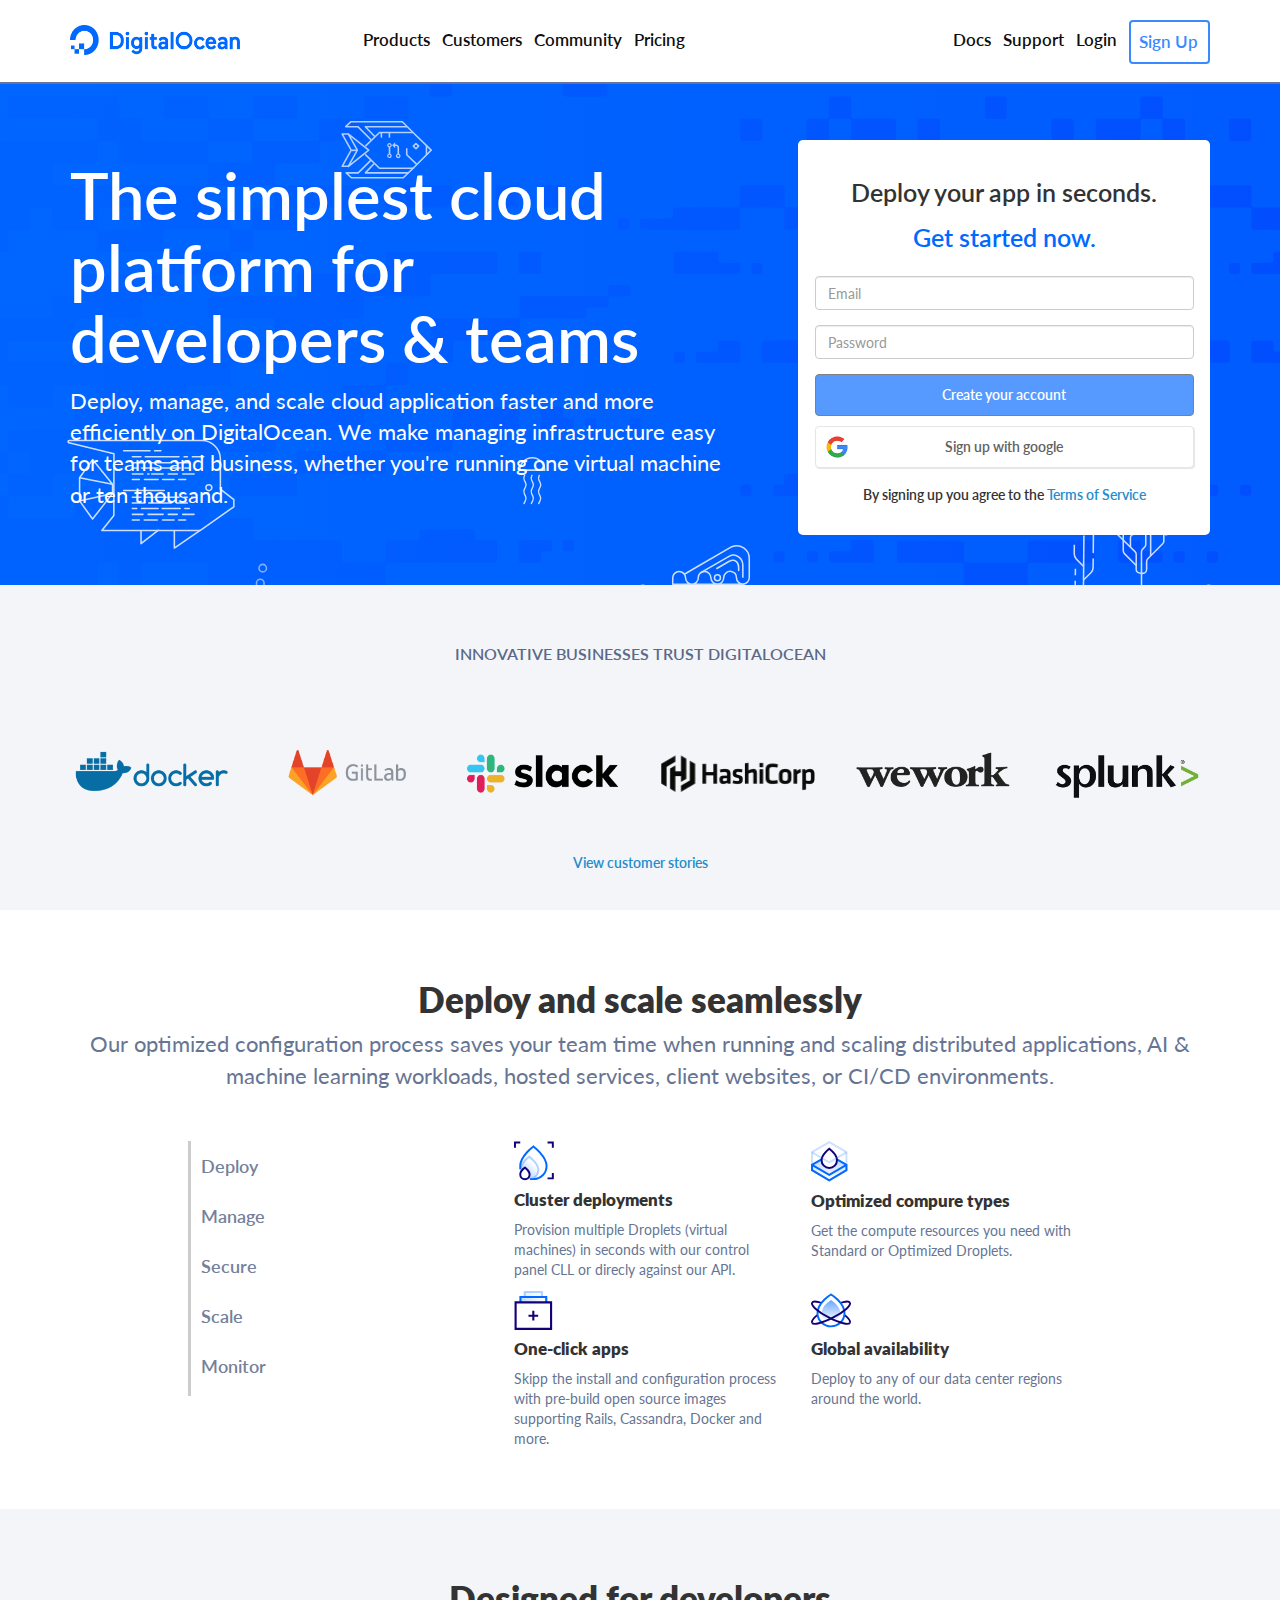
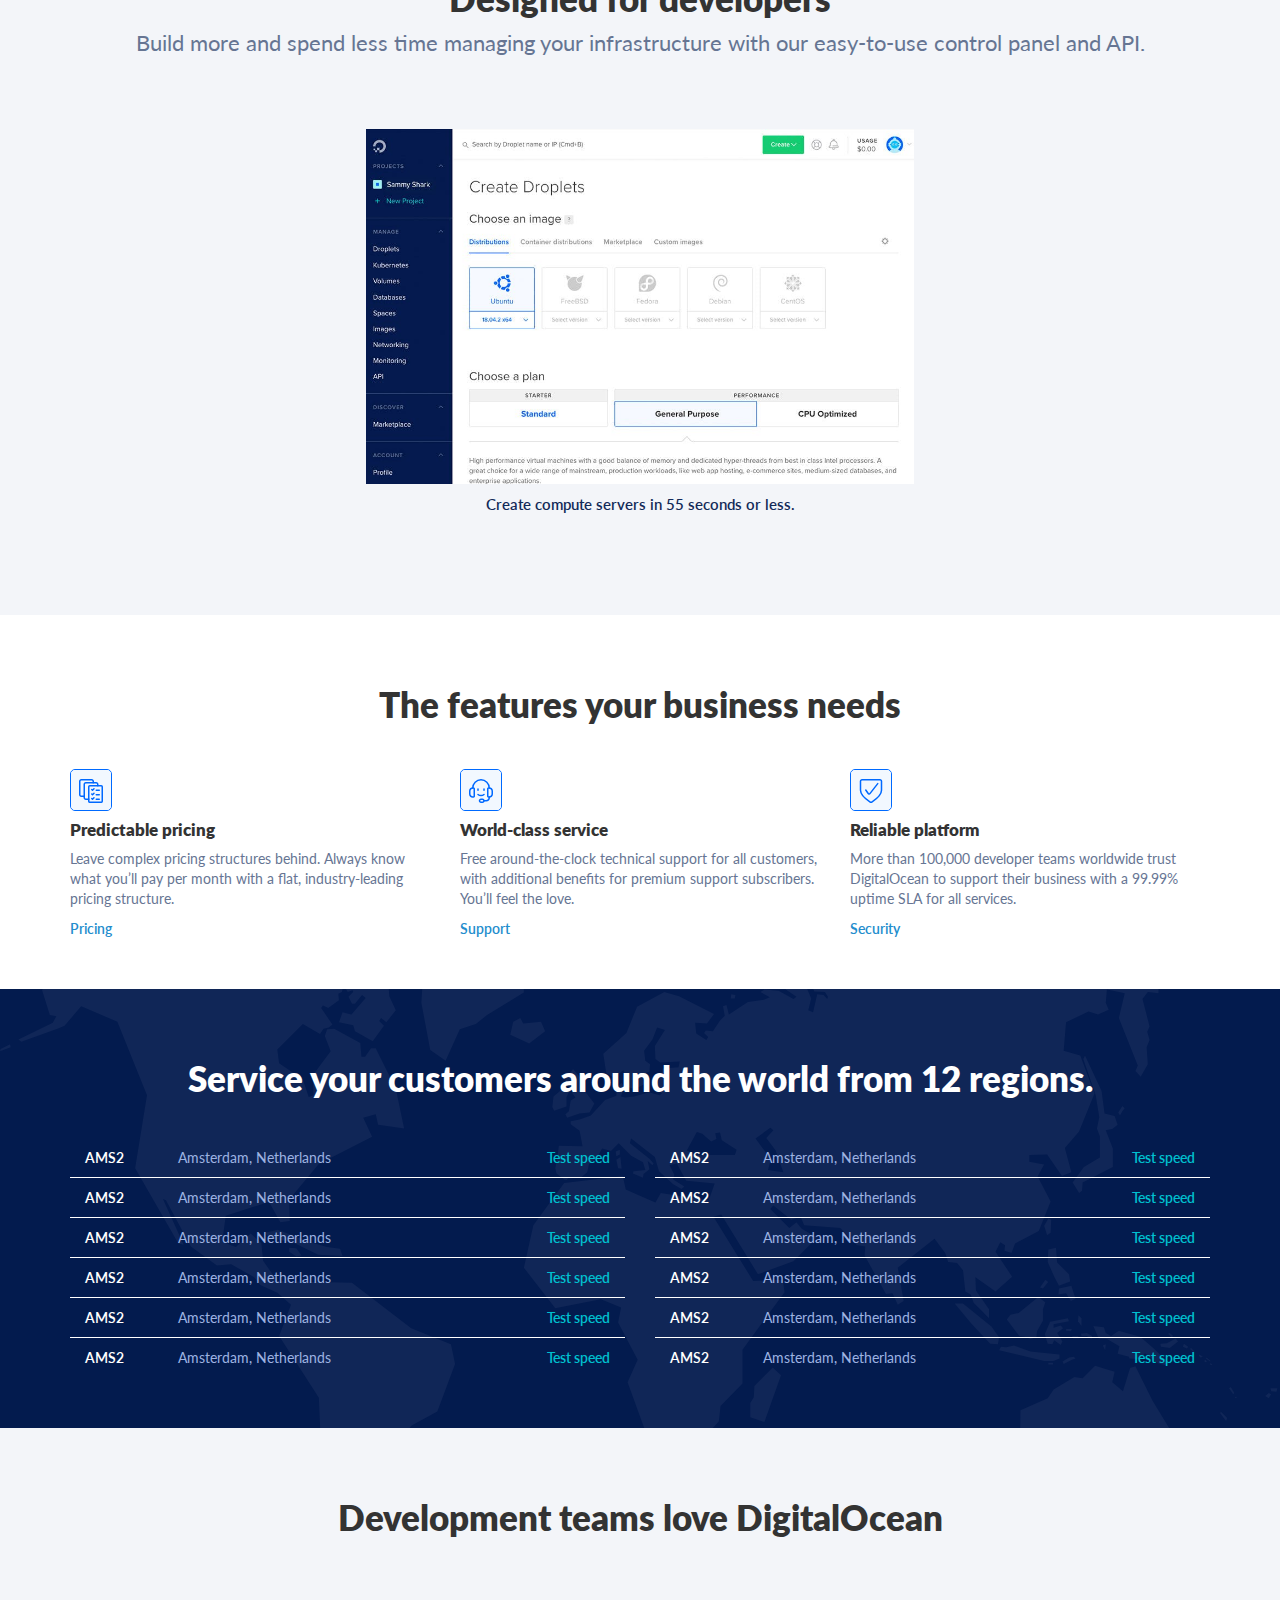
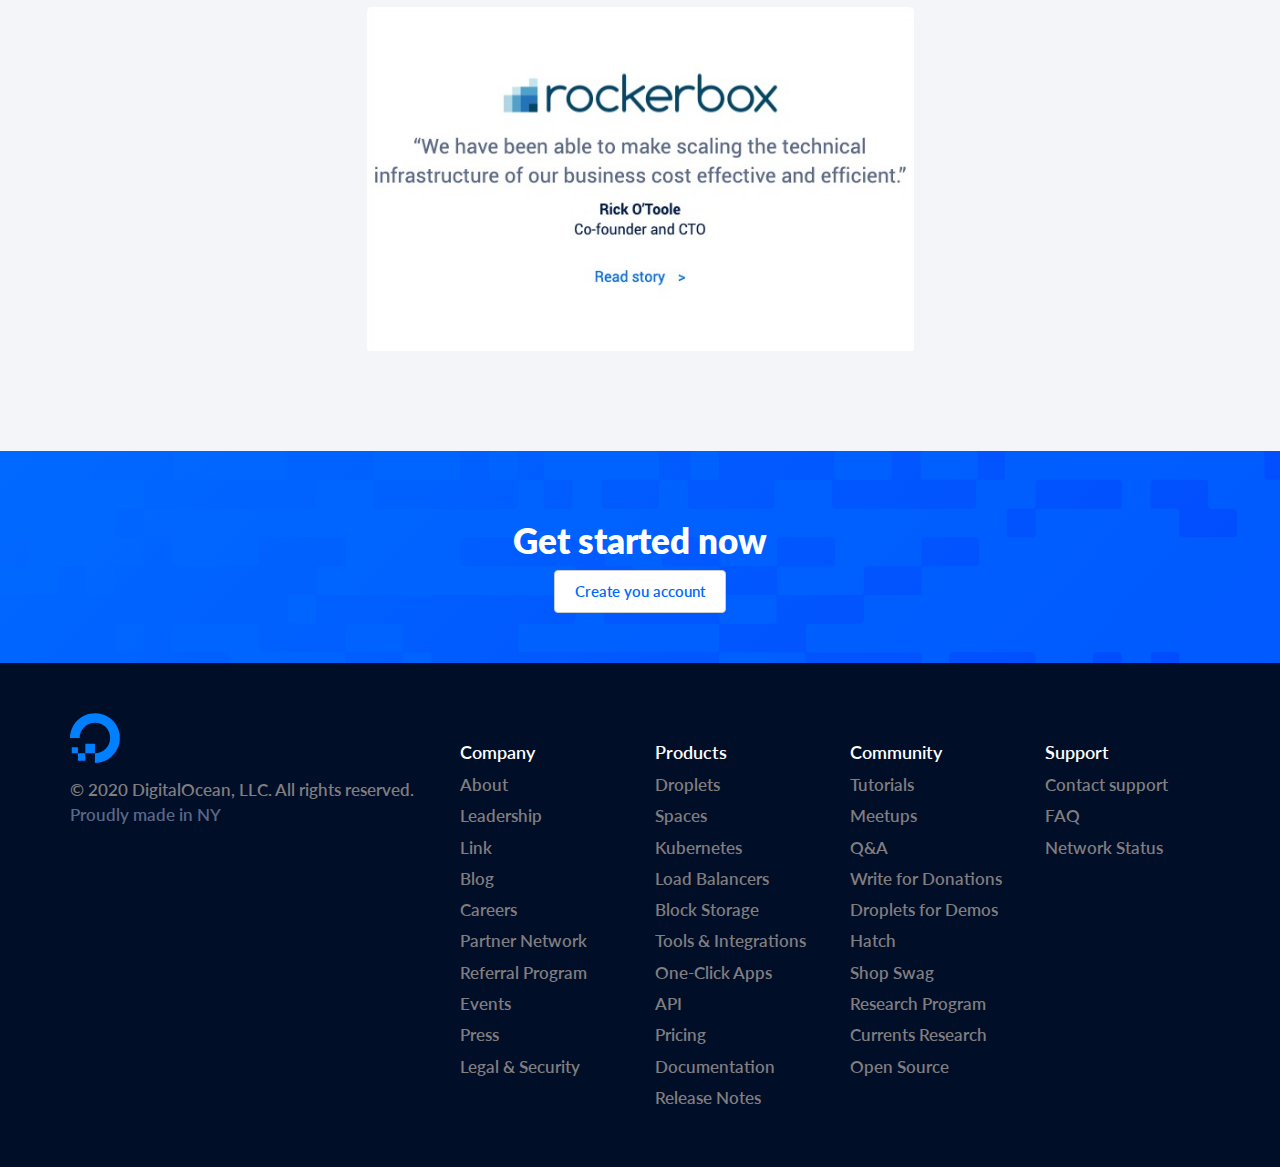
<file: index.html>
<!DOCTYPE html>
<html lang="it" dir="ltr">
  <head>
    <meta charset="utf-8">
    <title>DigitalOcean</title>
    <meta name="viewport" content="width-device-width, initial-scale=1.0">
    <!-- Gfonts -->
    <link href="https://fonts.googleapis.com/css2?family=Lato:wght@100;300;400;700;900&display=swap" rel="stylesheet">
    <link href="https://fonts.googleapis.com/css2?family=Montserrat:wght@400;500;600;700;800;900&display=swap" rel="stylesheet">
    <!-- fontawesome -->
    <link rel="stylesheet" href="https://cdnjs.cloudflare.com/ajax/libs/font-awesome/5.15.1/css/all.css" integrity="sha512-f73UKwzP1Oia45eqHpHwzJtFLpvULbhVpEJfaWczo/ZCV5NWSnK4vLDnjTaMps28ocZ05RbI83k2RlQH92zy7A==" crossorigin="anonymous" />
    <!-- bootstrapCDN -->
    <link rel="stylesheet" href="https://stackpath.bootstrapcdn.com/bootstrap/3.4.1/css/bootstrap.min.css" integrity="sha384-HSMxcRTRxnN+Bdg0JdbxYKrThecOKuH5zCYotlSAcp1+c8xmyTe9GYg1l9a69psu" crossorigin="anonymous">
    <!-- ms_CSS -->
    <link rel="stylesheet" href="css/style.css">
  </head>
  <body>

    <header>
      <!-- header_top -->
      <nav id="ms_fixed_top">
        <div class="container">
          <div class="row">
            <div class="col-xs-9 col-lg-3">
              <div class="ms_fixed_top_left">
                <a href="#">
                  <img src="img/top-logo.png" alt="DigitalOceanLogo">
                </a>
              </div>
            </div>
            <div class="col-lg-5 visible-lg-inline-block">
              <div class="ms_fixed_top_middle">
                <div class="ms_fixed_top_nesting">
                  <ul class="nav nav-pills">
                    <li role="presentation" class="dropdown">
                      <a class="dropdown-toggle" data-toggle="dropdown" href="#" role="button" aria-haspopup="true" aria-expanded="false">
                        Products
                        <i class="fas fa-angle-down"></i>
                      </a>
                    </li>
                    <li role="presentation">
                      <a href="#">Customers</a>
                    </li>
                    <li role="presentation" class="dropdown">
                      <a class="dropdown-toggle" data-toggle="dropdown" href="#" role="button" aria-haspopup="true" aria-expanded="false">
                        Community
                        <i class="fas fa-angle-down"></i>
                      </a>
                    </li>
                    <li role="presentation">
                      <a href="#">Pricing</a>
                    </li>
                  </ul>
                </div>
              </div>
            </div>
            <div class="col-xs-3 col-lg-4">
              <div class="ms_fixed_top_right">
                <div class="ms_fixed_top_nesting">
                  <ul class="nav nav-pills visible-lg-inline">
                    <li role="presentation">
                      <a href="#">Docs</a>
                    </li>
                    <li role="presentation" class="dropdown">
                      <a class="dropdown-toggle" data-toggle="dropdown" href="#" role="button" aria-haspopup="true" aria-expanded="false">
                        Support
                        <i class="fas fa-angle-down"></i>
                      </a>
                    </li>
                    <li role="presentation">
                      <a href="#">Login</a>
                    </li>
                    <li role="presentation">
                      <a class="ms_top_button" href="#">Sign Up</a>
                    </li>
                  </ul>
                  <div class="ms_hamburger text-right hidden-lg">
                    <span class="glyphicon glyphicon-menu-hamburger" aria-hidden="true"></span>
                  </div>
                </div>
              </div>
            </div>
          </div>
        </div>
      </nav>
      <!-- /header_top -->

      <!-- jumbotron -->
      <section id="ms_jumbotron">
        <div class="container">
          <div class="row">
            <div class="col-sx-12 col-md-7">
              <h1>The simplest cloud platform for developers & teams</h1>
              <p>Deploy, manage, and scale cloud application faster and more efficiently on DigitalOcean. We make managing infrastructure easy for teams and business, whether you're running one virtual machine or ten thousand.</p>
            </div>
            <div class="col-sx-12 col-md-5">
              <div class="ms_deploy_contact text-center">
                <h2>Deploy your app in seconds.<br><span>Get started now.</span></h2>
                <div class="ms_jumbotron_form">
                  <form>
                    <div class="form-group">
                      <input type="email" class="form-control"  placeholder="Email">
                    </div>
                    <div class="form-group">
                      <input type="password" class="form-control" placeholder="Password">
                    </div>
                    <button type="submit" class="btn ms_btn_form ms_btn_blue">Create your account</button>
                    <div class="ms_google_sign">
                      <a href=""><img src="img/google.png" alt=""></a>
                      <button type="submit" class="btn ms_btn_form ms_btn_google">Sign up with google</button>
                    </div>
                  </form>
                </div>
                <span>By signing up you agree to the <a href="#">Terms of Service</a></span>
              </div>
            </div>
          </div>
        </div>
      </section>
      <!-- /jumbotron -->

      <!-- ms_header_bottom -->
      <section id="ms_header_bottom">
        <div class="container text-center">
          <h4>INNOVATIVE BUSINESSES TRUST DIGITALOCEAN</h4>
          <div class="row">
            <div class="ms_partner col-xs-6 col-sm-2">
              <a href=""><img src="img/partner1.svg" alt="docker"></a>
            </div>
            <div class="ms_partner col-xs-6 col-sm-2">
              <a href=""><img src="img/partner2.svg" alt="GitLab"></a>
            </div>
            <div class="ms_partner col-xs-6 col-sm-2">
              <a href=""><img src="img/partner3.svg" alt="slack"></a>
            </div>
            <div class="ms_partner col-xs-6 col-sm-2">
              <a href=""><img src="img/partner4.svg" alt="HashiCorp"></a>
            </div>
            <div class="ms_partner col-xs-6 col-sm-2">
              <a href=""><img src="img/partner5.svg" alt="wework"></a>
            </div>
            <div class="ms_partner col-xs-6 col-sm-2">
              <a href=""><img src="img/partner6.svg" alt="splunk"></a>
            </div>
          </div>
          <span><a href="">View customer stories <i class="fas fa-angle-right"></i></a></span>
        </div>
      </section>
      <!-- /ms_header_bottom -->
    </header>

    <main>
      <!-- ms_deploy_main -->
      <section id="ms_deploy_main">
        <div class="container text-center">
          <h2>Deploy and scale seamlessly</h2>
          <p>Our optimized configuration process saves your team time when running and scaling distributed applications, AI & machine learning workloads, hosted services, client websites, or CI/CD environments.</p>
          <div class="container ms_wrapper80">
            <div class="row">
              <div class="col-xs-12 col-sm-4">
                <div class="ms_deploy_list text-left">
                  <ul>
                    <li>Deploy</li>
                    <li>Manage</li>
                    <li>Secure</li>
                    <li>Scale</li>
                    <li>Monitor</li>
                  </ul>
                </div>
              </div>
              <div class="col-xs-12 col-sm-8">
                <div class="container-fluid text-left">
                  <div class="row">
                    <div class="col-xs-12 col-sm-6">
                      <img src="img/deploy-icon1.svg" alt="Cluster-icon">
                      <h4>Cluster deployments</h4>
                      <p>Provision multiple Droplets (virtual machines) in seconds with our control panel CLL or direcly against our API.</p>
                    </div>
                    <div class="col-xs-12 col-sm-6">
                      <img src="img/deploy-icon2.svg" alt="Optimized-icon">
                      <h4>Optimized compure types</h4>
                      <p>Get the compute resources you need with Standard or Optimized Droplets.</p>
                    </div>
                  </div>
                  <div class="row">
                    <div class="col-xs-12 col-sm-6">
                      <img src="img/deploy-icon3.svg" alt="One-Click-icon">
                      <h4>One-click apps</h4>
                      <p>Skipp the install and configuration process with pre-build open source images supporting Rails, Cassandra, Docker and more.</p>
                    </div>
                    <div class="col-xs-12 col-sm-6">
                      <img src="img/deploy-icon4.svg" alt="Global-icon">
                      <h4>Global availability</h4>
                      <p>Deploy to any of our data center regions around the world.</p>
                    </div>
                  </div>
                </div>
              </div>
            </div>
          </div>
        </div>
      </section>
      <!-- /ms_deploy_main -->

      <!-- ms_designed_main -->
      <section class="ms_designed_main">
        <div class="container text-center">
          <h2>Designed for developers</h2>
          <p>Build more and spend less time managing your infrastructure with our easy-to-use control panel and API.</p>
          <div class="ms_wrapper70">
            <a href=""><i class="ms_angle_left fas fa-angle-left"></i></a>
            <img src="img/designed_for_developers.jpg" alt="Gallery">
            <a href=""><i class="ms_angle_right fas fa-angle-right"></i></a>
            <p>Create compute servers in 55 seconds or less.</p>
            <div class="ms_circles">
              <a href=""><i class="fas fa-circle"></i></a>
              <a href=""><i class="far fa-circle"></i></a>
              <a href=""><i class="far fa-circle"></i></a>
              <a href=""><i class="far fa-circle"></i></a>
            </div>
          </div>
        </div>
      </section>
      <!-- /ms_designed_main -->

      <!-- ms_features_main -->
      <section id="ms_features_main">
        <div class="container text-center">
          <h2>The features your business needs</h2>
          <div class="row text-left">
            <div class="col-xs-12 col-sm-4">
              <img src="img/features1.svg" alt="predictable-icon">
              <h4>Predictable pricing</h4>
              <p>Leave complex pricing structures behind. Always know what you’ll pay per month with a flat, industry-leading pricing structure.</p>
              <span><a href="">Pricing   <i class="fas fa-angle-right"></i></a></span>
            </div>
            <div class="col-xs-12 col-sm-4">
              <img src="img/features2.svg" alt="world-class-icon">
              <h4>World-class service</h4>
              <p>Free around-the-clock technical support for all customers, with additional benefits for premium support subscribers. You’ll feel the love.</p>
              <span><a href="">Support   <i class="fas fa-angle-right"></i></a></span>
            </div>
            <div class="col-xs-12 col-sm-4">
              <img src="img/features3.svg" alt="reliable-icon">
              <h4>Reliable platform</h4>
              <p>More than 100,000 developer teams worldwide trust DigitalOcean to support their business with a 99.99% uptime SLA for all services.</p>
              <span><a href="">Security   <i class="fas fa-angle-right"></i></a></span>
            </div>
          </div>
        </div>
      </section>
      <!-- /ms_features_main -->

      <!-- ms_service_main -->
      <section id="ms_service_main">
        <div class="container text-center">
          <h2>Service your customers around the world from 12 regions.</h2>
          <div class="row text-left">
            <div class="ms_padding_service col-xs-12 col-lg-6">
              <div class="container-fluid">
                <div class="row">
                  <div class="col-xs-2">
                    <span class="ms_sx">AMS2</span>
                  </div>
                  <div class="col-xs-7">
                    <span class="ms_md">Amsterdam, Netherlands</span>
                  </div>
                  <div class="col-xs-3">
                    <span><a href="">Test speed   <i class="fas fa-angle-right"></i></a></span>
                  </div>
                </div>
                <div class="row">
                  <div class="col-xs-2">
                    <span class="ms_sx">AMS2</span>
                  </div>
                  <div class="col-xs-7">
                    <span class="ms_md">Amsterdam, Netherlands</span>
                  </div>
                  <div class="col-xs-3">
                    <span><a href="">Test speed   <i class="fas fa-angle-right"></i></a></span>
                  </div>
                </div>
                <div class="row">
                  <div class="col-xs-2">
                    <span class="ms_sx">AMS2</span>
                  </div>
                  <div class="col-xs-7">
                    <span class="ms_md">Amsterdam, Netherlands</span>
                  </div>
                  <div class="col-xs-3">
                    <span><a href="">Test speed   <i class="fas fa-angle-right"></i></a></span>
                  </div>
                </div>
                <div class="row">
                  <div class="col-xs-2">
                    <span class="ms_sx">AMS2</span>
                  </div>
                  <div class="col-xs-7">
                    <span class="ms_md">Amsterdam, Netherlands</span>
                  </div>
                  <div class="col-xs-3">
                    <span><a href="">Test speed   <i class="fas fa-angle-right"></i></a></span>
                  </div>
                </div>
                <div class="row">
                  <div class="col-xs-2">
                    <span class="ms_sx">AMS2</span>
                  </div>
                  <div class="col-xs-7">
                    <span class="ms_md">Amsterdam, Netherlands</span>
                  </div>
                  <div class="col-xs-3">
                    <span><a href="">Test speed   <i class="fas fa-angle-right"></i></a></span>
                  </div>
                </div>
                <div class="row">
                  <div class="ms_bottom_none col-xs-2">
                    <span class="ms_sx">AMS2</span>
                  </div>
                  <div class="ms_bottom_none col-xs-7">
                    <span class="ms_md">Amsterdam, Netherlands</span>
                  </div>
                  <div class="ms_bottom_none col-xs-3">
                    <span><a href="">Test speed   <i class="fas fa-angle-right"></i></a></span>
                  </div>
                </div>
              </div>
            </div>
            <div class="ms_padding_service col-xs-12 col-lg-6">
              <div class="container-fluid">
                <div class="row">
                  <div class="col-xs-2">
                    <span class="ms_sx">AMS2</span>
                  </div>
                  <div class="col-xs-7">
                    <span class="ms_md">Amsterdam, Netherlands</span>
                  </div>
                  <div class="col-xs-3">
                    <span><a href="">Test speed   <i class="fas fa-angle-right"></i></a></span>
                  </div>
                </div>
                <div class="row">
                  <div class="col-xs-2">
                    <span class="ms_sx">AMS2</span>
                  </div>
                  <div class="col-xs-7">
                    <span class="ms_md">Amsterdam, Netherlands</span>
                  </div>
                  <div class="col-xs-3">
                    <span><a href="">Test speed   <i class="fas fa-angle-right"></i></a></span>
                  </div>
                </div>
                <div class="row">
                  <div class="col-xs-2">
                    <span class="ms_sx">AMS2</span>
                  </div>
                  <div class="col-xs-7">
                    <span class="ms_md">Amsterdam, Netherlands</span>
                  </div>
                  <div class="col-xs-3">
                    <span><a href="">Test speed   <i class="fas fa-angle-right"></i></a></span>
                  </div>
                </div>
                <div class="row">
                  <div class="col-xs-2">
                    <span class="ms_sx">AMS2</span>
                  </div>
                  <div class="col-xs-7">
                    <span class="ms_md">Amsterdam, Netherlands</span>
                  </div>
                  <div class="col-xs-3">
                    <span><a href="">Test speed   <i class="fas fa-angle-right"></i></a></span>
                  </div>
                </div>
                <div class="row">
                  <div class="col-xs-2">
                    <span class="ms_sx">AMS2</span>
                  </div>
                  <div class="col-xs-7">
                    <span class="ms_md">Amsterdam, Netherlands</span>
                  </div>
                  <div class="col-xs-3">
                    <span><a href="">Test speed   <i class="fas fa-angle-right"></i></a></span>
                  </div>
                </div>
                <div class="row">
                  <div class="ms_bottom_none col-xs-2">
                    <span class="ms_sx">AMS2</span>
                  </div>
                  <div class="ms_bottom_none col-xs-7">
                    <span class="ms_md">Amsterdam, Netherlands</span>
                  </div>
                  <div class="ms_bottom_none col-xs-3">
                    <span><a href="">Test speed   <i class="fas fa-angle-right"></i></a></span>
                  </div>
                </div>
              </div>
            </div>
          </div>
        </div>
      </section>
      <!-- /ms_service_main -->

      <!-- ms_development_main -->
      <section class="ms_designed_main">
        <div class="container text-center">
          <h2>Development teams love DigitalOcean</h2>
          <div class="ms_wrapper70">
            <a href=""><i class="ms_angle_left fas fa-angle-left"></i></a>
            <img src="img/rockerbox.jpeg" alt="Gallery">
            <a href=""><i class="ms_angle_right fas fa-angle-right"></i></a>
            <div class="ms_circles">
              <a href=""><i class="fas fa-circle"></i></a>
              <a href=""><i class="far fa-circle"></i></a>
              <a href=""><i class="far fa-circle"></i></a>
            </div>
          </div>
        </div>
      </section>
      <!-- /ms_development_main -->

      <!-- ms_get_started_main -->
      <section id="ms_get_started_main">
        <div class="container text-center">
          <h2>Get started now</h2>
          <div class="btn-group" role="group" aria-label="...">
            <button type="button" class="ms_btn_create btn btn-default">Create you account</button>
          </div>
        </div>
      </section>
      <!-- /ms_get_started_main -->
    </main>

    <footer>
      <div class="container">
        <div class="row">
          <div class="col-xs-12 col-lg-4">
            <img src="img/footer-logo.svg" alt="">
            <span>© 2020 DigitalOcean, LLC. All rights reserved.</span>
            <span>Proudly made in NY</span>
            <ul>
              <li>
                <div class="ms_footer_social">
                  <a href=""><i class="fab fa-twitter"></i></a>
                </div>
              </li>
              <li>
                <div class="ms_footer_social">
                  <a href=""><i class="fab fa-facebook-square"></i></a>
                </div>
              </li>
              <li>
                <div class="ms_footer_social">
                  <a href=""><i class="fab fa-instagram"></i></a>
                </div>
              </li>
              <li>
                <div class="ms_footer_social">
                  <a href=""><i class="fab fa-youtube"></i></a>
                </div>
              </li>
              <li>
                <div class="ms_footer_social">
                  <a href=""><i class="fab fa-linkedin"></i></a>
                </div>
              </li>
            </ul>
          </div>
          <div class="col-xs-12 col-sm-6 col-lg-2">
            <h4>Company</h4>
            <span><a href="">About</a></span>
            <span><a href="">Leadership</a></span>
            <span><a href="">Link</a></span>
            <span><a href="">Blog</a></span>
            <span><a href="">Careers</a></span>
            <span><a href="">Partner Network</a></span>
            <span><a href="">Referral Program</a></span>
            <span><a href="">Events</a></span>
            <span><a href="">Press</a></span>
            <span><a href="">Legal & Security</a></span>
          </div>
          <div class="col-xs-12 col-sm-6 col-lg-2">
            <h4>Products</h4>
            <span><a href="">Droplets</a></span>
            <span><a href="">Spaces</a></span>
            <span><a href="">Kubernetes</a></span>
            <span><a href="">Load Balancers</a></span>
            <span><a href="">Block Storage</a></span>
            <span><a href="">Tools & Integrations</a></span>
            <span><a href="">One-Click Apps</a></span>
            <span><a href="">API</a></span>
            <span><a href="">Pricing</a></span>
            <span><a href="">Documentation</a></span>
            <span><a href="">Release Notes</a></span>
          </div>
          <div class="col-xs-12 col-sm-6 col-lg-2">
            <h4>Community</h4>
            <span><a href="">Tutorials</a></span>
            <span><a href="">Meetups</a></span>
            <span><a href="">Q&A</a></span>
            <span><a href="">Write for Donations</a></span>
            <span><a href="">Droplets for Demos</a></span>
            <span><a href="">Hatch</a></span>
            <span><a href="">Shop Swag</a></span>
            <span><a href="">Research Program</a></span>
            <span><a href="">Currents Research</a></span>
            <span><a href="">Open Source</a></span>
          </div>
          <div class="col-xs-12 col-sm-6 col-lg-2">
            <h4>Support</h4>
            <span><a href="">Contact support</a></span>
            <span><a href="">FAQ</a></span>
            <span><a href="">Network Status</a></span>
          </div>
        </div>
      </div>


    </footer>

  </body>
</html>
</file>
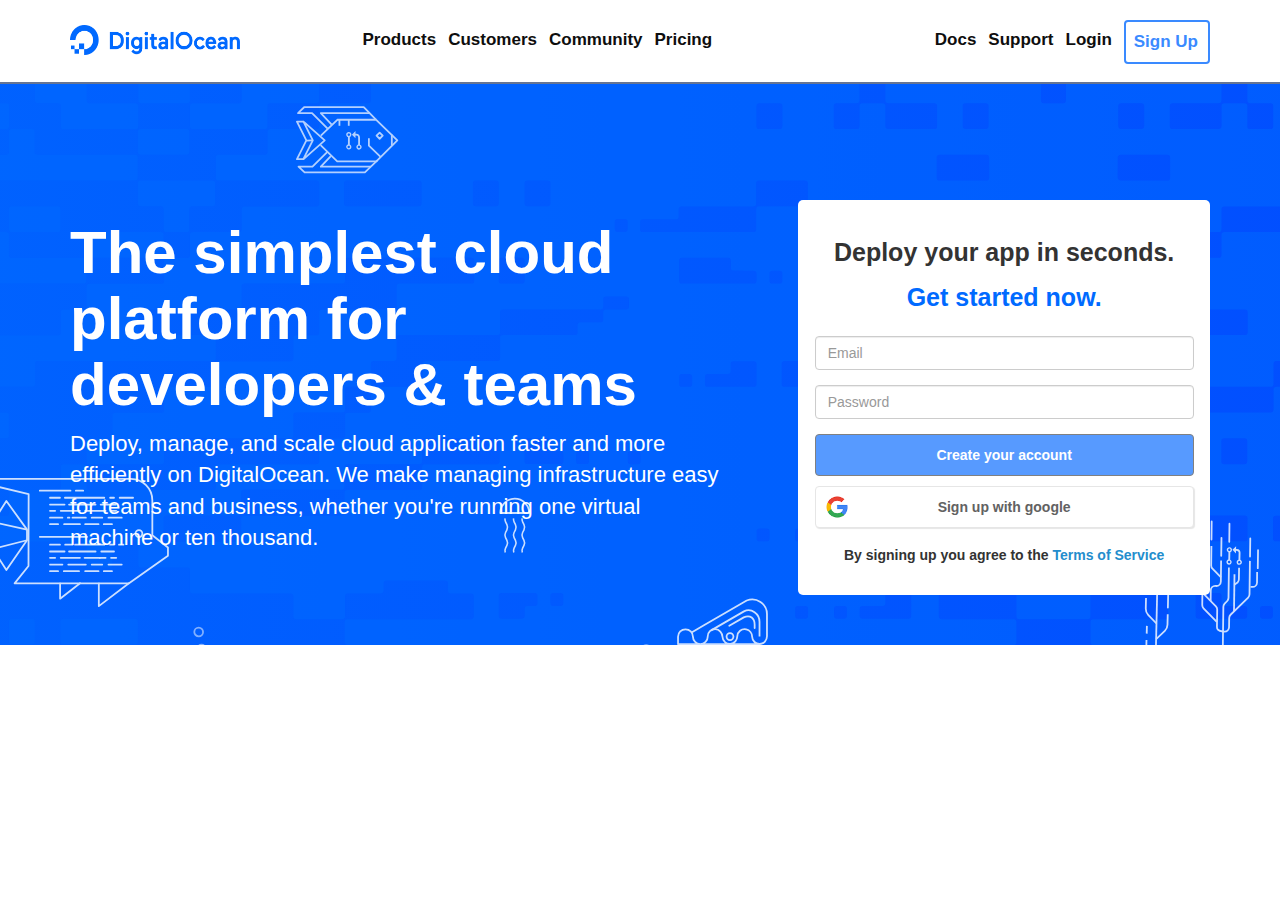
<file: prove-index.html>
<!DOCTYPE html>
<html lang="it" dir="ltr">
  <head>
    <meta charset="utf-8">
    <title>Prove ocean</title>
    <meta name="viewport" content="width-device-width, initial-scale=1.0">
    <!-- Gfonts -->
    <link href="https://fonts.googleapis.com/css2?family=Montserrat:wght@400;500;600;700;800;900&display=swap" rel="stylesheet">
    <!-- fontawesome -->
    <link rel="stylesheet" href="https://cdnjs.cloudflare.com/ajax/libs/font-awesome/5.15.1/css/all.css" integrity="sha512-f73UKwzP1Oia45eqHpHwzJtFLpvULbhVpEJfaWczo/ZCV5NWSnK4vLDnjTaMps28ocZ05RbI83k2RlQH92zy7A==" crossorigin="anonymous" />
    <!-- bootstrapCDN -->
    <link rel="stylesheet" href="https://stackpath.bootstrapcdn.com/bootstrap/3.4.1/css/bootstrap.min.css" integrity="sha384-HSMxcRTRxnN+Bdg0JdbxYKrThecOKuH5zCYotlSAcp1+c8xmyTe9GYg1l9a69psu" crossorigin="anonymous">
    <!-- ms_CSS -->
    <link rel="stylesheet" href="css/prove-style.css">
  </head>
  <body>

    <nav id="ms_fixed_top">
      <div class="container">
        <div class="row">
          <div class="col-xs-9 col-lg-3">
            <div class="ms_fixed_top_left">
              <a href="#">
                <img src="img/top-logo.png" alt="DigitalOceanLogo">
              </a>
            </div>
          </div>
          <div class="col-lg-5 visible-lg-inline-block">
            <div class="ms_fixed_top_middle">
              <div class="ms_fixed_top_nesting">
                <ul class="nav nav-pills">
                  <li role="presentation" class="dropdown">
                    <a class="dropdown-toggle" data-toggle="dropdown" href="#" role="button" aria-haspopup="true" aria-expanded="false">
                      Products
                      <i class="fas fa-angle-down"></i>
                    </a>
                  </li>
                  <li role="presentation">
                    <a href="#">Customers</a>
                  </li>
                  <li role="presentation" class="dropdown">
                    <a class="dropdown-toggle" data-toggle="dropdown" href="#" role="button" aria-haspopup="true" aria-expanded="false">
                      Community
                      <i class="fas fa-angle-down"></i>
                    </a>
                  </li>
                  <li role="presentation">
                    <a href="#">Pricing</a>
                  </li>
                </ul>
              </div>
            </div>
          </div>
          <div class="col-xs-3 col-lg-4">
            <div class="ms_fixed_top_right">
              <div class="ms_fixed_top_nesting">
                <ul class="nav nav-pills visible-lg-inline">
                  <li role="presentation">
                    <a href="#">Docs</a>
                  </li>
                  <li role="presentation" class="dropdown">
                    <a class="dropdown-toggle" data-toggle="dropdown" href="#" role="button" aria-haspopup="true" aria-expanded="false">
                      Support
                      <i class="fas fa-angle-down"></i>
                    </a>
                  </li>
                  <li role="presentation">
                    <a href="#">Login</a>
                  </li>
                  <li role="presentation">
                    <a class="ms_top_button" href="#">Sign Up</a>
                  </li>
                </ul>
                <div class="ms_hamburger text-right hidden-lg">
                  <span class="glyphicon glyphicon-menu-hamburger" aria-hidden="true"></span>
                </div>
              </div>
            </div>
          </div>
        </div>
      </div>
    </nav>

    <!-- jumbotron -->
    <section id="ms_jumbotron">
      <div class="container">
        <div class="row">
          <div class="col-sx-12 col-md-7">
            <h1>The simplest cloud platform for developers & teams</h1>
            <p>Deploy, manage, and scale cloud application faster and more efficiently on DigitalOcean. We make managing infrastructure easy for teams and business, whether you're running one virtual machine or ten thousand.</p>
          </div>
          <div class="col-sx-12 col-md-5">
            <div class="ms_deploy_contact text-center">
              <h2>Deploy your app in seconds.<br><span>Get started now.</span></h2>
              <div class="ms_jumbotron_form">
                <form>
                  <div class="form-group">
                    <input type="email" class="form-control"  placeholder="Email">
                  </div>
                  <div class="form-group">
                    <input type="password" class="form-control" placeholder="Password">
                  </div>
                  <button type="submit" class="btn ms_btn_form ms_btn_blue">Create your account</button>
                  <div class="ms_google_sign">
                    <a href=""><img src="img/google.png" alt=""></a>
                    <button type="submit" class="btn ms_btn_form ms_btn_google">Sign up with google</button>
                  </div>
                </form>
              </div>
              <span>By signing up you agree to the <a href="#">Terms of Service</a></span>
            </div>
          </div>
        </div>
      </div>
    </section>
    <!-- /jumbotron -->

  </body>
</html>
</file>
<file: css/style.css>
[class*="col-"]{
  min-height: 80px;
  /* background-color: gray; */
  /* border: 1px solid black; */
}

body{
  /* background: blue; */
  font-family: 'Lato', sans-serif;
}
h1{
  color: white;
  font-size: 65px;
  font-weight: 600;
}
h2{
  font-weight: 800;
  font-size: 35px;
}
h4{
  font-size: 17px;
  font-weight: 800;
}
p{
  font-size: 22px;
  color: #667593;
}
ul{
  padding-inline-start: 0;
  margin-block-start: 0;
  margin-block-end: 0;
}
span > a{
  color: #238DCD;
  font-size: 14px;
  font-weight: 600;
}

/* <!-- header_top --> */
#ms_fixed_top{
  background: white;
  position: fixed;
  width: 100%;
  top: 0;
  left: 0;
  z-index: 4;
  border-bottom: 2px solid #667593;
}
#ms_fixed_top .ms_fixed_top_left,
#ms_fixed_top .ms_fixed_top_middle{
  line-height: 78px;
}
#ms_fixed_top .ms_fixed_top_right{
  line-height: 82px;
}
#ms_fixed_top .ms_fixed_top_nesting{
  display: inline-block;
  line-height: 40px;
  vertical-align: middle;
}

.ms_fixed_top_left img{
  display: inline-block;
  max-width: 170px;
  min-height: 30px;
  vertical-align: middle;
}

.nav > li > a{
  color: #0E0E0E;
  font-size: 17px;
  font-weight: 600;
  padding: 0 10px 0 0;
}
.nav > li > a:hover{
  color: #045ffb;
  background: none;
}

.ms_fixed_top_right{
  float: right;
}
#ms_fixed_top .ms_top_button{
  border: 2px solid  #3A8AFF;
  color:  #3A8AFF;
  text-align: center;
  padding-left: 8px;
}
#ms_fixed_top .ms_top_button:hover{
  background:  #3A8AFF;
  color: white;
}

.ms_hamburger{
  color: #3A8AFF;
  font-size: 30px;
}

/* <!-- /header_top --> */

/* <!-- jumbotron --> */
#ms_jumbotron{
  margin-top: 30px;
  padding: 110px 0 50px 0;
  background-image: url('../img/jumbotron.svg');
  background-repeat: no-repeat;
  background-size: cover;
  background-position: top;
}

#ms_jumbotron p{
  color: white;
  font-size: 22px;
  font-weight: 400;
  font-family: 'Lato', sans-serif;
}

#ms_jumbotron .ms_deploy_contact{
  background: white;
  width: 90%;
  float: right;
  padding: 30px 0;
  border-radius: 5px;
}
#ms_jumbotron .ms_deploy_contact h2{
  line-height: 45px;
  font-size: 25px;
  font-weight: 600;
  margin-block-start: 0;
  margin-block-end: 0;
}
#ms_jumbotron .ms_deploy_contact h2 span{
  color: #006AFF;
}

.ms_deploy_contact .ms_jumbotron_form{
  margin: 4%;
}
.ms_deploy_contact button{
  margin-bottom: 10px;
}
.ms_deploy_contact .ms_btn_form{
  display: block;
  width: 100%;
  padding: 10px 0;
  border: 1px solid gray;
}
.ms_deploy_contact .ms_btn_blue{
  background: #579AFF;
  color: white;
  font-weight: 600;
}
.ms_deploy_contact .ms_btn_blue:hover{
  background: #1633FF;
}
.ms_deploy_contact .ms_btn_google{
  background: white;
  color: #626262;
  font-weight: 600;
  border: 1px solid #E6E6E6;
  box-shadow: 1px 1px 1px #E6E6E6;
}
.ms_deploy_contact .ms_btn_google:hover{
  border: 1px solid gray;
}
.ms_deploy_contact .ms_google_sign{
  position: relative;
}
.ms_google_sign img{
  position: absolute;
  width: 25px;
  height: 25px;
  float: none;
  top: 50%;
  left: 6%;
  transform: translate(-50%, -50%);
  z-index: 3;
}

.ms_deploy_contact span,
#ms_header_bottom span{
  font-weight: 600;
}
/* <!-- /jumbotron --> */

/* <!-- ms_header_bottom --> */
#ms_header_bottom{
  background: #F3F5F9;
  height: 325px;
  width: 100%;
  padding: 50px 0;
}
#ms_header_bottom h4{
  color: #5B6987;
  font-size: 16px;
  font-weight: 600;
}
#ms_header_bottom .ms_partner{
  position: relative;
  margin-top: 50px;
  margin-bottom: 30px;
  height: 100px;
}
.ms_partner img{
  max-width: 160px;
  min-height: 95px;
  position: absolute;
  float: none;
  top: 50%;
  left: 50%;
  transform: translate(-50%, -50%);
}
/* <!-- /ms_header_bottom --> */

/* <!-- ms_deploy_main --> */
#ms_deploy_main{
  padding: 50px 0;
}
#ms_deploy_main .ms_wrapper80{
  width: 82% ;
  margin: 0 auto;
  margin-top: 50px;
}
#ms_deploy_main .ms_deploy_list{
  height: 255px;
  border-left: 3px solid #CCCCCC;
}
.ms_deploy_list ul{
  list-style: none;
}
.ms_deploy_list ul li{
  color: #75809A;
  font-size: 18px;
  font-weight: 600;
  line-height: 50px;
  padding-left: 10px;
}
#ms_deploy_main img{
  max-width: 40px;
  min-height: 40px;
}
.ms_wrapper80 p,
#ms_features_main p{
  font-size: 14px;
}
/* <!-- /ms_deploy_main --> */

/* <!-- ms_designed_main --> */
.ms_designed_main{
  background: #F3F5F9;
  padding: 50px 0;
}
.ms_designed_main .ms_wrapper70{
  width: 60%;
  margin: 0 auto;
  margin-top: 70px;
}
.ms_wrapper70 img{
  width: 80%;
  margin: 0 auto;
}
.ms_wrapper70 .ms_angle_left{
  font-size: 50px;
  padding: 20px;
  color: darkgray;
}
.ms_angle_left:hover{
  color: gray;
}
.ms_wrapper70 .ms_angle_right{
  font-size: 50px;
  padding: 20px;
  color: black;
}
.ms_angle_right:hover{
  color: #333333;
}
.ms_wrapper70 p{
  color: #122A58;
  font-size: 15px;
  font-weight: 600;
  margin-top: 10px;
  margin-block-end: 0;
}
.ms_wrapper70 .ms_circles a{
  font-size: 12px;
  color: #1633FF;
  margin-top: 5px;
  padding-right: 3px;
}
.ms_wrapper70 .ms_circles a:hover{
  color: #579AFF
}
/* <!-- /ms_designed_main --> */

/* <!-- ms_features_main --> */
#ms_features_main{
  padding: 50px 0;
}
#ms_features_main .row.text-left{
  margin-top: 45px;
}
#ms_features_main img{
  border: 1px solid #006AFF;
  border-radius: 5px;
}
/* <!-- /ms_features_main --> */

/* <!-- ms_service_main --> */
#ms_service_main{
  background-color: #031B4E;
  background-image: url('../img/blue-map.svg');
  background-repeat: no-repeat;
  background-size: cover;
  background-position: center;
  padding: 50px 0;
}
#ms_service_main [class*="col-"]:not([class*="col-xs-12"]){
  min-height: 40px;
  border-bottom: 1px solid white;
}

#ms_service_main .ms_bottom_none {
  border-bottom: none !important;
}
#ms_service_main h2,
#ms_get_started_main h2{
  color: white;
}
#ms_service_main .ms_padding_service{
  padding-top: 30px;
}
#ms_service_main span{
  display: block;
  padding-top: 10px;
}
#ms_service_main .ms_sx{
  color: white;
  font-weight: 600;
}
#ms_service_main .ms_md{
  color: #9DB3E2;
}
#ms_service_main span a{
  float: right;
  color: #00C0CF;
}
/* <!-- /ms_service_main --> */

/* <!-- ms_development_main --> */
.ms_designed_main .ms_circles{
  padding-top: 30px;
}
/* <!-- /ms_development_main --> */

/* <!-- ms_get_started_main --> */
#ms_get_started_main{
  padding: 50px 0;
  background-image: url('../img/get-started-now.svg');
  background-repeat: no-repeat;
  background-size: cover;
}
#ms_get_started_main .ms_btn_create{
  padding: 10px 20px;
  color: #0069FD;
  font-size: 15px;
  font-weight: 600;
}
/* <!-- /ms_get_started_main --> */
footer{
  padding: 50px 0;
  background: #010E28;
  color: white;
}
footer img{
  margin-bottom: 15px;
}
footer ul li{
  display: inline-block;
}
footer .ms_footer_social{
/* border: 1px solid white; */
position: relative;
width: 25px;
height: 25px;
margin-top: 7px;
margin-right: 10px;
}
footer i{
  position: absolute;
  float: none;
  top: 50%;
  left: 50%;
  transform: translate(-50%, -50%);
  color: #5A6887;
  vertical-align: middle;
  font-size: 25px;
}
footer i:hover{
  color: white;
}
footer h4{
  font-size: 18px;
  font-weight: 600;
  margin-top: 30px;
}
footer span,
footer span a{
  display: block;
  color: #807E7F;
  font-size: 17px;
  font-weight: 600;
}
footer .col-xs-12.col-sm-6.col-lg-2 span a{
  margin-bottom: 7px;
}
footer .col-xs-12.col-lg-4 span:last-of-type{
  color: #5A6887;
}
footer span a:hover{
  color: white;
  text-decoration: none;
}


/* -------------------------QUERIES-------------------------- */
@media screen and (min-width: 1200px){

  /* <!-- jumbotron --> */
  /* <!-- /jumbotron --> */

  /* <!-- ms_header_bottom --> */
  /* <!-- /ms_header_bottom --> */

  /* <!-- ms_deploy_contact_main --> */
  /* <!-- /ms_deploy_contact_main --> */

  /* <!-- ms_designed_main --> */
  /* <!-- /ms_designed_main --> */

  /* <!-- ms_features_main --> */
  /* <!-- /ms_features_main --> */

  /* <!-- ms_service_main --> */
  /* <!-- /ms_service_main --> */

  /* <!-- ms_development_main --> */
  /* <!-- /ms_development_main --> */

  /* <!-- ms_get_started_main --> */
  /* <!-- /ms_get_started_main --> */
}

@media screen and (min-width: 992px) and (max-width: 1199px){

  /* <!-- jumbotron --> */
  /* <!-- /jumbotron --> */

  /* <!-- ms_header_bottom --> */
  .ms_partner img {
    max-width: 140px;
    min-height: 95px;
  }
  /* <!-- /ms_header_bottom --> */

  /* <!-- ms_deploy_contact_main --> */
  /* <!-- /ms_deploy_contact_main --> */

  /* <!-- ms_designed_main --> */
  .ms_wrapper70 img {
    width: 75%;
  }
  /* <!-- /ms_designed_main --> */

  /* <!-- ms_features_main --> */
  /* <!-- /ms_features_main --> */

  /* <!-- ms_service_main --> */
  /* <!-- /ms_service_main --> */

  /* <!-- ms_development_main --> */
  /* <!-- /ms_development_main --> */

  /* <!-- ms_get_started_main --> */
  /* <!-- /ms_get_started_main --> */
}

@media screen and (min-width: 768px) and (max-width: 991px){

  /* <!-- jumbotron --> */
  #ms_jumbotron {
    padding: 100px 0 50px 0;
  }
  #ms_jumbotron .ms_deploy_contact{
    float: none;
    width: 100%;
  }
  /* <!-- /jumbotron --> */

  /* <!-- ms_header_bottom --> */
  .ms_partner img {
    max-width: 110px;
    min-height: 80px;
  }
  /* <!-- /ms_header_bottom --> */

  /* <!-- ms_deploy_contact_main --> */
  /* <!-- /ms_deploy_contact_main --> */

  /* <!-- ms_designed_main --> */
  .ms_wrapper70 .ms_angle_left {
    font-size: 40px;
    padding: 15px;
  }
  .ms_wrapper70 img {
    width: 75%;
  }
  .ms_wrapper70 .ms_angle_right {
    font-size: 40px;
    padding: 15px;
  }
  /* <!-- /ms_designed_main --> */

  /* <!-- ms_features_main --> */
  /* <!-- /ms_features_main --> */

  /* <!-- ms_service_main --> */
  /* <!-- /ms_service_main --> */

  /* <!-- ms_development_main --> */
  /* <!-- /ms_development_main --> */

  /* <!-- ms_get_started_main --> */
  /* <!-- /ms_get_started_main --> */
}

@media screen and (max-width: 767px){

  /* <!-- jumbotron --> */
  #ms_jumbotron {
    padding: 65px 0 50px 0;
  }
  h1 {
    font-size: 34px;
  }
  #ms_jumbotron p {
    font-size: 16px;
  }
  #ms_jumbotron .ms_deploy_contact{
    float: none;
    width: 100%;
  }
  #ms_jumbotron .ms_deploy_contact h2 {
    line-height: 32px;
    font-size: 23px;
  }
  /* <!-- /jumbotron --> */

  /* <!-- ms_header_bottom --> */
  #ms_header_bottom {
    height: 350px;
    padding: 25px 0;
  }
  #ms_header_bottom h4 {
    font-size: 14px;
  }
  #ms_header_bottom .ms_partner {
    margin-top: 0;
    margin-bottom: 0;
    height: 80px;
  }
  .ms_partner img {
    max-width: 115px;
    min-height: 80px;
  }
  /* <!-- /ms_header_bottom --> */

  /* <!-- ms_deploy_contact_main --> */
  h2{
    font-size: 27px;
  }
  p{
    font-size: 18px;
  }
  #ms_deploy_contact_main .ms_wrapper80 {
    width: 100%;
    margin-top: 50px;
    padding: 0;
  }
  #ms_deploy_contact_main .container-fluid.text-left{
    padding: 20px 0
  }
  .ms_wrapper80 p {
    font-size: 13px;
    margin-bottom: 20px;
  }
  /* <!-- /ms_deploy_contact_main --> */

  /* <!-- ms_designed_main --> */
  .ms_wrapper70 .ms_angle_left,
  .ms_wrapper70 .ms_angle_right{
    display: none;
  }
  .ms_wrapper70 p {
    font-size: 11px;
    margin-bottom: 10px;
}
  /* <!-- /ms_designed_main --> */

  /* <!-- ms_features_main --> */
  #ms_features_main .col-xs-12:not(:first-child) {
    margin-top: 30px;
}
  /* <!-- /ms_features_main --> */

  /* <!-- ms_service_main --> */
  #ms_service_main span a {
    padding-top: 4px;
    font-size: 9px;
}
  /* <!-- /ms_service_main --> */

  /* <!-- ms_development_main --> */
  /* <!-- /ms_development_main --> */

  /* <!-- ms_get_started_main --> */
  /* <!-- /ms_get_started_main --> */

  /* footer */
  footer span, footer span a {
    font-size: 16px;
  }
  /* /footer */

}
</file>
<file: css/prove-style.css>
[class*="col-"]{
  /* min-height: 80px; */
  /* background-color: gray; */
  /* border: 1px solid black; */
}
body{
  /* background: blue; */
  font-family: 'Lato', sans-serif;
}
h1{
  color: white;
  font-size: 60px;
  font-weight: 600;
}
h2{
  font-weight: 800;
  font-size: 35px;
}
h4{
  font-size: 17px;
  font-weight: 800;
}
p{
  font-size: 22px;
  color: #667593;
}
ul{
  padding-inline-start: 0;
  margin-block-start: 0;
  margin-block-end: 0;
}
span > a{
  color: #238DCD;
  font-size: 14px;
  font-weight: 600;
}


#ms_fixed_top{
  background: white;
  position: fixed;
  width: 100%;
  top: 0;
  left: 0;
  z-index: 4;
  border-bottom: 2px solid #667593;
}
#ms_fixed_top .ms_fixed_top_left,
#ms_fixed_top .ms_fixed_top_middle{
  line-height: 78px;
}
#ms_fixed_top .ms_fixed_top_right{
  line-height: 82px;
}
#ms_fixed_top .ms_fixed_top_nesting{
  display: inline-block;
  line-height: 40px;
  vertical-align: middle;
}

.ms_fixed_top_left img{
  display: inline-block;
  max-width: 170px;
  min-height: 30px;
  vertical-align: middle;
}

.nav > li > a{
  color: #0E0E0E;
  font-size: 17px;
  font-weight: 600;
  padding: 0 10px 0 0;
}
.nav > li > a:hover{
  color: #045ffb;
  background: none;
}

.ms_fixed_top_right{
  float: right;
}
#ms_fixed_top .ms_top_button{
  border: 2px solid  #3A8AFF;
  color:  #3A8AFF;
  text-align: center;
  padding-left: 8px;
}
#ms_fixed_top .ms_top_button:hover{
  background:  #3A8AFF;
  color: white;
}

.ms_hamburger{
  color: #3A8AFF;
  font-size: 30px;
}


/* <!-- jumbotron --> */
#ms_jumbotron{
  padding: 200px 0 50px 0;
  background-image: url('../img/jumbotron.svg');
  background-repeat: no-repeat;
  background-size: cover;
  background-position: top;
}

#ms_jumbotron p{
  color: white;
  font-size: 22px;
  font-weight: 400;
  font-family: 'Lato', sans-serif;
}

#ms_jumbotron .ms_deploy_contact{
  background: white;
  width: 90%;
  float: right;
  padding: 30px 0;
  border-radius: 5px;
}
#ms_jumbotron .ms_deploy_contact h2{
  line-height: 45px;
  font-size: 25px;
  font-weight: 600;
  margin-block-start: 0;
  margin-block-end: 0;
}
#ms_jumbotron .ms_deploy_contact h2 span{
  color: #006AFF;
}

.ms_deploy_contact .ms_jumbotron_form{
  margin: 4%;
}
.ms_deploy_contact button{
  margin-bottom: 10px;
}
.ms_deploy_contact .ms_btn_form{
  display: block;
  width: 100%;
  padding: 10px 0;
  border: 1px solid gray;
}
.ms_deploy_contact .ms_btn_blue{
  background: #579AFF;
  color: white;
  font-weight: 600;
}
.ms_deploy_contact .ms_btn_blue:hover{
  background: #1633FF;
}
.ms_deploy_contact .ms_btn_google{
  background: white;
  color: #626262;
  font-weight: 600;
  border: 1px solid #E6E6E6;
  box-shadow: 1px 1px 1px #E6E6E6;
}
.ms_deploy_contact .ms_btn_google:hover{
  border: 1px solid gray;
}
.ms_deploy_contact .ms_google_sign{
  position: relative;
}
.ms_google_sign img{
  position: absolute;
  width: 25px;
  height: 25px;
  float: none;
  top: 50%;
  left: 6%;
  transform: translate(-50%, -50%);
  z-index: 3;
}

.ms_deploy_contact span,
#ms_header_bottom span{
  font-weight: 600;
}
/* <!-- /jumbotron --> */
















@media screen and (min-width: 1200px){

  /* <!-- jumbotron --> */
  /* <!-- /jumbotron --> */

  /* <!-- ms_header_bottom --> */
  /* <!-- /ms_header_bottom --> */

  /* <!-- ms_deploy_contact_main --> */
  /* <!-- /ms_deploy_contact_main --> */

  /* <!-- ms_designed_main --> */
  /* <!-- /ms_designed_main --> */

  /* <!-- ms_features_main --> */
  /* <!-- /ms_features_main --> */

  /* <!-- ms_service_main --> */
  /* <!-- /ms_service_main --> */

  /* <!-- ms_development_main --> */
  /* <!-- /ms_development_main --> */

  /* <!-- ms_get_started_main --> */
  /* <!-- /ms_get_started_main --> */
}

@media screen and (min-width: 992px) and (max-width: 1199px){

  /* <!-- jumbotron --> */
  /* <!-- /jumbotron --> */

  /* <!-- ms_header_bottom --> */
  .ms_partner img {
    max-width: 140px;
    min-height: 95px;
  }
  /* <!-- /ms_header_bottom --> */

  /* <!-- ms_deploy_contact_main --> */
  /* <!-- /ms_deploy_contact_main --> */

  /* <!-- ms_designed_main --> */
  .ms_wrapper70 img {
    width: 75%;
  }
  /* <!-- /ms_designed_main --> */

  /* <!-- ms_features_main --> */
  /* <!-- /ms_features_main --> */

  /* <!-- ms_service_main --> */
  /* <!-- /ms_service_main --> */

  /* <!-- ms_development_main --> */
  /* <!-- /ms_development_main --> */

  /* <!-- ms_get_started_main --> */
  /* <!-- /ms_get_started_main --> */
}

@media screen and (min-width: 768px) and (max-width: 991px){

  /* <!-- jumbotron --> */
  #ms_jumbotron {
    padding: 125px 0 50px 0;
  }
  #ms_jumbotron .ms_deploy_contact{
    float: none;
    width: 100%;
  }
  /* <!-- /jumbotron --> */

  /* <!-- ms_header_bottom --> */
  .ms_partner img {
    max-width: 110px;
    min-height: 80px;
  }
  /* <!-- /ms_header_bottom --> */

  /* <!-- ms_deploy_contact_main --> */
  /* <!-- /ms_deploy_contact_main --> */

  /* <!-- ms_designed_main --> */
  .ms_wrapper70 .ms_angle_left {
    font-size: 40px;
    padding: 15px;
  }
  .ms_wrapper70 img {
    width: 75%;
  }
  .ms_wrapper70 .ms_angle_right {
    font-size: 40px;
    padding: 15px;
  }
  /* <!-- /ms_designed_main --> */

  /* <!-- ms_features_main --> */
  /* <!-- /ms_features_main --> */

  /* <!-- ms_service_main --> */
  /* <!-- /ms_service_main --> */

  /* <!-- ms_development_main --> */
  /* <!-- /ms_development_main --> */

  /* <!-- ms_get_started_main --> */
  /* <!-- /ms_get_started_main --> */
}

@media screen and (max-width: 767px){

  /* <!-- jumbotron --> */
  #ms_jumbotron {
    padding: 110px 0 50px 0;
  }
  h1 {
    font-size: 34px;
  }
  #ms_jumbotron p {
    font-size: 16px;
  }
  #ms_jumbotron .ms_deploy_contact{
    float: none;
    width: 100%;
  }
  #ms_jumbotron .ms_deploy_contact h2 {
    line-height: 32px;
    font-size: 23px;
  }
  /* <!-- /jumbotron --> */

  /* <!-- ms_header_bottom --> */
  #ms_header_bottom {
    height: 350px;
    padding: 25px 0;
  }
  #ms_header_bottom h4 {
    font-size: 14px;
  }
  #ms_header_bottom .ms_partner {
    margin-top: 0;
    margin-bottom: 0;
    height: 80px;
  }
  .ms_partner img {
    max-width: 115px;
    min-height: 80px;
  }
  /* <!-- /ms_header_bottom --> */

  /* <!-- ms_deploy_contact_main --> */
  h2{
    font-size: 27px;
  }
  p{
    font-size: 18px;
  }
  #ms_deploy_contact_main .ms_wrapper80 {
    width: 100%;
    margin-top: 50px;
    padding: 0;
  }
  #ms_deploy_contact_main .container-fluid.text-left{
    padding: 20px 0
  }
  .ms_wrapper80 p {
    font-size: 13px;
    margin-bottom: 20px;
  }
  /* <!-- /ms_deploy_contact_main --> */

  /* <!-- ms_designed_main --> */
  .ms_wrapper70 .ms_angle_left,
  .ms_wrapper70 .ms_angle_right{
    display: none;
  }
  .ms_wrapper70 p {
    font-size: 11px;
    margin-bottom: 10px;
}
  /* <!-- /ms_designed_main --> */

  /* <!-- ms_features_main --> */
  #ms_features_main .col-xs-12:not(:first-child) {
    margin-top: 30px;
}
  /* <!-- /ms_features_main --> */

  /* <!-- ms_service_main --> */
  #ms_service_main span a {
    padding-top: 4px;
    font-size: 9px;
}
  /* <!-- /ms_service_main --> */

  /* <!-- ms_development_main --> */
  /* <!-- /ms_development_main --> */

  /* <!-- ms_get_started_main --> */
  /* <!-- /ms_get_started_main --> */

  /* footer */
  footer span, footer span a {
    font-size: 16px;
  }
  /* /footer */

}
</file>
